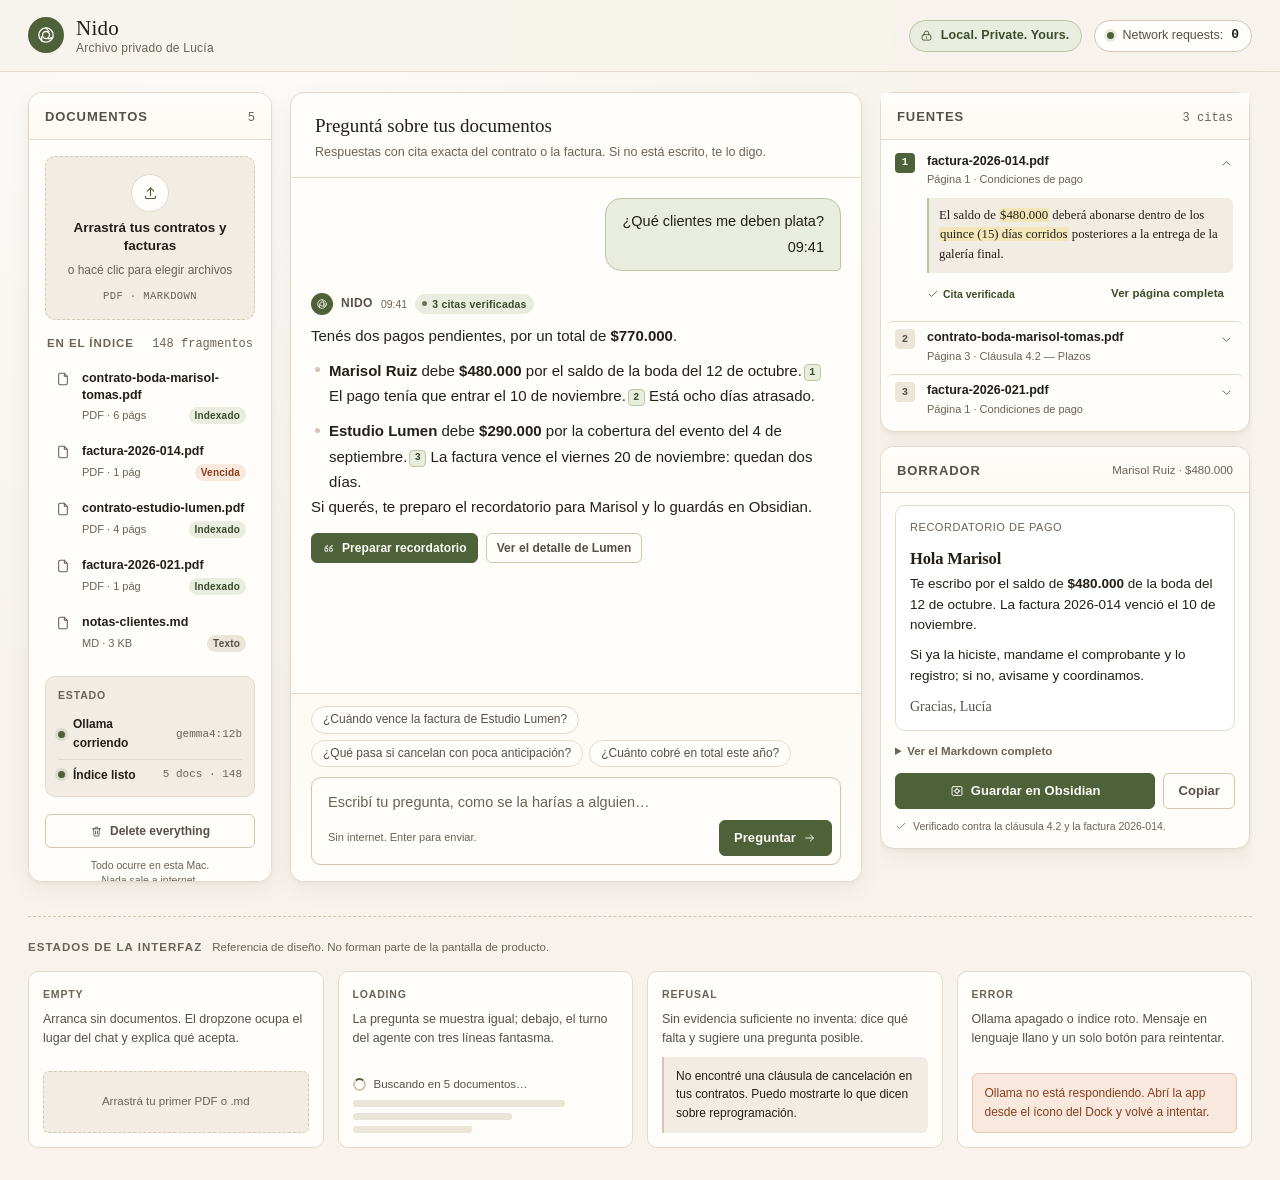
<file: ui/mockup.html>
<!DOCTYPE html>
<html lang="es">
<head>
<meta charset="utf-8">
<meta name="viewport" content="width=device-width, initial-scale=1">
<meta name="color-scheme" content="light">
<title>Nido — archivo privado de Lucía</title>
<meta name="description" content="Mockup de la pantalla única: contratos y facturas consultables con cita exacta, sin salir de la Mac.">
<link rel="stylesheet" href="styles.css">
</head>
<body>

<a class="skip-link" href="#chat-log">Saltar al chat</a>

<!-- Sprite de iconos (sin assets externos) -->
<svg width="0" height="0" style="position:absolute" aria-hidden="true" focusable="false" xmlns="http://www.w3.org/2000/svg">
  <symbol id="i-lock" viewBox="0 0 24 24">
    <rect x="4" y="10.5" width="16" height="10" rx="2.5"/>
    <path d="M8 10.5V7.8a4 4 0 0 1 8 0v2.7"/>
    <path d="M12 14.6v2.2"/>
  </symbol>
  <symbol id="i-doc" viewBox="0 0 24 24">
    <path d="M14 3.5H7.5A2 2 0 0 0 5.5 5.5v13a2 2 0 0 0 2 2h9a2 2 0 0 0 2-2V8z"/>
    <path d="M14 3.5V8h4"/>
  </symbol>
  <symbol id="i-quote" viewBox="0 0 24 24">
    <path d="M9.5 6.5C7 7.6 5.5 9.7 5.5 12.4V17h5v-5h-3c0-1.8.8-3 2.4-3.7z"/>
    <path d="M18 6.5c-2.5 1.1-4 3.2-4 5.9V17h5v-5h-3c0-1.8.8-3 2.4-3.7z"/>
  </symbol>
  <symbol id="i-check" viewBox="0 0 24 24">
    <path d="M4.5 12.6l4.6 4.4L19.5 6.8"/>
  </symbol>
  <symbol id="i-trash" viewBox="0 0 24 24">
    <path d="M4.5 7h15"/>
    <path d="M9.5 7V5.2c0-.7.5-1.2 1.2-1.2h2.6c.7 0 1.2.5 1.2 1.2V7"/>
    <path d="M6.5 7l.9 12.1c0 .8.7 1.4 1.5 1.4h6.2c.8 0 1.5-.6 1.5-1.4L17.5 7"/>
    <path d="M10.3 11v5.6M13.7 11v5.6"/>
  </symbol>
  <symbol id="i-chevron" viewBox="0 0 24 24">
    <path d="M6.5 9.5l5.5 5.5 5.5-5.5"/>
  </symbol>
  <symbol id="i-send" viewBox="0 0 24 24">
    <path d="M4.5 12h13"/>
    <path d="M12.5 6.5L18 12l-5.5 5.5"/>
  </symbol>
  <symbol id="i-vault" viewBox="0 0 24 24">
    <rect x="3.5" y="4.5" width="17" height="15" rx="2"/>
    <circle cx="12" cy="12" r="3.4"/>
    <path d="M12 8.6V7.2M12 16.8v-1.4M8.6 12H7.2M16.8 12h-1.4"/>
  </symbol>
  <symbol id="i-upload" viewBox="0 0 24 24">
    <path d="M12 16.5V5.5"/>
    <path d="M7.5 10L12 5.5 16.5 10"/>
    <path d="M5 17.5v1.2a1.8 1.8 0 0 0 1.8 1.8h10.4a1.8 1.8 0 0 0 1.8-1.8v-1.2"/>
  </symbol>
  <symbol id="i-alert" viewBox="0 0 24 24">
    <path d="M12 4.5l8.5 15h-17z"/>
    <path d="M12 9.5v4.6M12 16.9v.1"/>
  </symbol>
  <symbol id="i-lens" viewBox="0 0 24 24">
    <circle cx="12" cy="12" r="8.6"/>
    <circle cx="12" cy="12" r="4.2"/>
    <path d="M12 3.4l3.6 4.3M20.1 15.3l-5.4 1.2M6.9 19.5l-.1-5.6"/>
  </symbol>
</svg>

<header class="topbar">
  <div class="brand">
    <span class="brand-mark" aria-hidden="true">
      <svg class="ico" width="20" height="20"><use href="#i-lens"/></svg>
    </span>
    <span class="brand-text">
      <span class="brand-name">Nido</span>
      <span class="brand-sub">Archivo privado de Lucía</span>
    </span>
  </div>

  <div class="topbar-right">
    <span class="privacy-badge" title="Todo corre en esta Mac. Nada se envía a internet.">
      <svg class="ico" width="13" height="13" aria-hidden="true"><use href="#i-lock"/></svg>
      Local. Private. Yours.
    </span>
    <span class="net-counter" title="Salidas de red desde que abriste la app">
      <span class="net-dot" aria-hidden="true"></span>
      Network requests: <strong>0</strong>
    </span>
  </div>
</header>

<div class="shell">
  <main class="app">

    <!-- ============================= Sidebar ============================= -->
    <aside class="panel sidebar" aria-label="Documentos y estado del sistema">
      <div class="panel-head">
        <h2 class="panel-title">Documentos</h2>
        <span class="panel-count">5</span>
      </div>

      <div class="sidebar-inner">

        <form class="dropzone" id="ingest-form" hx-post="/ingest" hx-target="#doc-list" hx-swap="beforeend"
              hx-encoding="multipart/form-data" hx-indicator="#ingest-progress">
          <span class="dropzone-icon" aria-hidden="true">
            <svg class="ico" width="17" height="17"><use href="#i-upload"/></svg>
          </span>
          <label class="dropzone-title" for="file-input">Arrastrá tus contratos y facturas</label>
          <span class="dropzone-hint">o hacé clic para elegir archivos</span>
          <span class="dropzone-format">PDF · Markdown</span>
          <input class="sr-only" id="file-input" type="file" name="files" multiple
                 accept=".pdf,.md,.markdown,.txt"
                 hx-post="/ingest" hx-target="#doc-list" hx-swap="beforeend"
                 hx-encoding="multipart/form-data" hx-indicator="#ingest-progress">
          <div class="ingest-progress htmx-indicator" id="ingest-progress" role="status">
            <span class="spinner" aria-hidden="true"></span>
            Leyendo e indexando…
          </div>
        </form>

        <section aria-labelledby="doclist-title">
          <div class="doc-group-head">
            <h3 class="doc-group-title" id="doclist-title">En el índice</h3>
            <span class="panel-count">148 fragmentos</span>
          </div>

          <ul class="doc-list" id="doc-list">
            <li class="doc">
              <span class="doc-icon" aria-hidden="true"><svg class="ico" width="16" height="16"><use href="#i-doc"/></svg></span>
              <span class="doc-body">
                <span class="doc-name">contrato-boda-marisol-tomas.pdf</span>
                <span class="doc-meta-row">
                  <span class="doc-meta">PDF · 6 págs</span>
                  <span class="chip chip-ok">Indexado</span>
                </span>
              </span>
            </li>
            <li class="doc">
              <span class="doc-icon" aria-hidden="true"><svg class="ico" width="16" height="16"><use href="#i-doc"/></svg></span>
              <span class="doc-body">
                <span class="doc-name">factura-2026-014.pdf</span>
                <span class="doc-meta-row">
                  <span class="doc-meta">PDF · 1 pág</span>
                  <span class="chip chip-warn">Vencida</span>
                </span>
              </span>
            </li>
            <li class="doc">
              <span class="doc-icon" aria-hidden="true"><svg class="ico" width="16" height="16"><use href="#i-doc"/></svg></span>
              <span class="doc-body">
                <span class="doc-name">contrato-estudio-lumen.pdf</span>
                <span class="doc-meta-row">
                  <span class="doc-meta">PDF · 4 págs</span>
                  <span class="chip chip-ok">Indexado</span>
                </span>
              </span>
            </li>
            <li class="doc">
              <span class="doc-icon" aria-hidden="true"><svg class="ico" width="16" height="16"><use href="#i-doc"/></svg></span>
              <span class="doc-body">
                <span class="doc-name">factura-2026-021.pdf</span>
                <span class="doc-meta-row">
                  <span class="doc-meta">PDF · 1 pág</span>
                  <span class="chip chip-ok">Indexado</span>
                </span>
              </span>
            </li>
            <li class="doc">
              <span class="doc-icon" aria-hidden="true"><svg class="ico" width="16" height="16"><use href="#i-doc"/></svg></span>
              <span class="doc-body">
                <span class="doc-name">notas-clientes.md</span>
                <span class="doc-meta-row">
                  <span class="doc-meta">MD · 3 KB</span>
                  <span class="chip chip-neutral">Texto</span>
                </span>
              </span>
            </li>
          </ul>
        </section>

        <div class="health" id="health" hx-get="/health" hx-trigger="every 30s" hx-swap="outerHTML">
          <p class="health-title">Estado</p>
          <div class="health-row">
            <span class="dot dot-ok" aria-hidden="true"></span>
            <span class="health-label">Ollama corriendo</span>
            <span class="health-detail">gemma4:12b</span>
          </div>
          <div class="health-row">
            <span class="dot dot-ok" aria-hidden="true"></span>
            <span class="health-label">Índice listo</span>
            <span class="health-detail">5 docs · 148</span>
          </div>
        </div>

        <div class="sidebar-foot">
          <button class="btn-delete" type="button" commandfor="delete-dialog" command="show-modal">
            <svg class="ico" width="13" height="13" aria-hidden="true"><use href="#i-trash"/></svg>
            Delete everything
          </button>
          <p class="microcopy">Todo ocurre en esta Mac.<br>Nada sale a internet.</p>
        </div>

      </div>
    </aside>

    <!-- ============================== Chat =============================== -->
    <section class="panel chat" aria-labelledby="chat-title">
      <div class="chat-head">
        <h2 id="chat-title">Preguntá sobre tus documentos</h2>
        <p>Respuestas con cita exacta del contrato o la factura. Si no está escrito, te lo digo.</p>
      </div>

      <div class="chat-log" id="chat-log" role="log" aria-live="polite" aria-relevant="additions text" tabindex="-1">

        <article class="msg msg-user">
          <p>¿Qué clientes me deben plata?</p>
          <p class="msg-time">09:41</p>
        </article>

        <article class="msg msg-bot">
          <div class="msg-head">
            <span class="avatar" aria-hidden="true">
              <svg class="ico" width="12" height="12"><use href="#i-lens"/></svg>
            </span>
            <span class="msg-author">Nido</span>
            <span class="msg-time">09:41</span>
            <span class="chip chip-ok chip-dot">3 citas verificadas</span>
          </div>

          <div class="msg-body">
            <p>Tenés dos pagos pendientes, por un total de <strong>$770.000</strong>.</p>

            <ul class="answer-list">
              <li>
                <strong>Marisol Ruiz</strong> debe <strong>$480.000</strong> por el saldo de la boda del
                12 de octubre.<a class="cite" href="#src-1" hx-get="/sources/128" hx-target="#src-detail-1"
                hx-swap="innerHTML" aria-label="Ver fuente 1: factura 2026-014">1</a>
                El pago tenía que entrar el 10 de noviembre.<a class="cite" href="#src-2" hx-get="/sources/94"
                hx-target="#src-detail-2" hx-swap="innerHTML" aria-label="Ver fuente 2: cláusula 4.2 del contrato">2</a>
                Está ocho días atrasado.
              </li>
              <li>
                <strong>Estudio Lumen</strong> debe <strong>$290.000</strong> por la cobertura del evento
                del 4 de septiembre.<a class="cite" href="#src-3" hx-get="/sources/141" hx-target="#src-detail-3"
                hx-swap="innerHTML" aria-label="Ver fuente 3: factura 2026-021">3</a>
                La factura vence el viernes 20 de noviembre: quedan dos días.
              </li>
            </ul>

            <p>Si querés, te preparo el recordatorio para Marisol y lo guardás en Obsidian.</p>
          </div>

          <div class="msg-actions">
            <button class="btn btn-primary btn-sm" type="button"
                    hx-post="/draft" hx-vals='{"client":"marisol-ruiz","mode":"preview"}'
                    hx-target="#draft-panel" hx-swap="innerHTML" hx-indicator="#draft-indicator">
              <svg class="ico" width="13" height="13" aria-hidden="true"><use href="#i-quote"/></svg>
              Preparar recordatorio
            </button>
            <button class="btn btn-ghost btn-sm" type="button"
                    hx-post="/ask" hx-vals='{"q":"¿Cuánto me debe Estudio Lumen y cuándo vence?"}'
                    hx-target="#chat-log" hx-swap="beforeend">
              Ver el detalle de Lumen
            </button>
          </div>
        </article>

      </div>

      <div class="composer-area">
        <div class="suggestions" aria-label="Preguntas de ejemplo">
          <button class="suggestion" type="button"
                  hx-post="/ask" hx-vals='{"q":"¿Cuándo vence la factura de Estudio Lumen?"}'
                  hx-target="#chat-log" hx-swap="beforeend">
            ¿Cuándo vence la factura de Estudio Lumen?
          </button>
          <button class="suggestion" type="button"
                  hx-post="/ask" hx-vals='{"q":"¿Qué dice el contrato si el cliente cancela con poca anticipación?"}'
                  hx-target="#chat-log" hx-swap="beforeend">
            ¿Qué pasa si cancelan con poca anticipación?
          </button>
          <button class="suggestion" type="button"
                  hx-post="/ask" hx-vals='{"q":"¿Cuánto cobré en total este año?"}'
                  hx-target="#chat-log" hx-swap="beforeend">
            ¿Cuánto cobré en total este año?
          </button>
        </div>

        <form class="composer" hx-post="/ask" hx-target="#chat-log" hx-swap="beforeend"
              hx-indicator="#ask-indicator">
          <label class="sr-only" for="q">Tu pregunta</label>
          <textarea id="q" name="q" rows="1"
                    placeholder="Escribí tu pregunta, como se la harías a alguien…"></textarea>
          <div class="composer-foot">
            <span class="composer-hint">Sin internet. Enter para enviar.</span>
            <span class="spinner htmx-indicator" id="ask-indicator" aria-hidden="true"></span>
            <button class="btn btn-primary" type="submit">
              Preguntar
              <svg class="ico" width="14" height="14" aria-hidden="true"><use href="#i-send"/></svg>
            </button>
          </div>
        </form>
      </div>
    </section>

    <!-- ========================= Rail: fuentes + borrador ========================= -->
    <div class="rail">

      <section class="panel sources" aria-labelledby="sources-title">
        <div class="panel-head">
          <h2 class="panel-title" id="sources-title">Fuentes</h2>
          <span class="panel-count">3 citas</span>
        </div>

        <div class="sources-body" id="sources-list">

          <div class="source" id="src-1">
            <details class="source-details" open>
              <summary>
                <span class="src-num">1</span>
                <span>
                  <span class="src-doc">factura-2026-014.pdf</span>
                  <span class="src-meta">Página 1 · Condiciones de pago</span>
                </span>
                <svg class="ico chevron" width="15" height="15" aria-hidden="true"><use href="#i-chevron"/></svg>
              </summary>
              <div class="src-body">
                <blockquote class="quote">
                  El saldo de <mark>$480.000</mark> deberá abonarse dentro de los
                  <mark>quince (15) días corridos</mark> posteriores a la entrega de la galería final.
                </blockquote>
                <div class="src-foot">
                  <span class="verified">
                    <svg class="ico" width="12" height="12" aria-hidden="true"><use href="#i-check"/></svg>
                    Cita verificada
                  </span>
                  <button class="btn btn-quiet" type="button"
                          hx-get="/sources/128" hx-target="#src-detail-1" hx-swap="innerHTML">
                    Ver página completa
                  </button>
                </div>
                <div class="src-detail" id="src-detail-1"></div>
              </div>
            </details>
          </div>

          <div class="source" id="src-2">
            <details class="source-details">
              <summary>
                <span class="src-num">2</span>
                <span>
                  <span class="src-doc">contrato-boda-marisol-tomas.pdf</span>
                  <span class="src-meta">Página 3 · Cláusula 4.2 — Plazos</span>
                </span>
                <svg class="ico chevron" width="15" height="15" aria-hidden="true"><use href="#i-chevron"/></svg>
              </summary>
              <div class="src-body">
                <blockquote class="quote">
                  Entregada la galería, el cliente abonará el saldo pendiente en un plazo máximo de
                  <mark>quince (15) días corridos</mark>, contados desde la fecha de entrega.
                </blockquote>
                <div class="src-foot">
                  <span class="verified">
                    <svg class="ico" width="12" height="12" aria-hidden="true"><use href="#i-check"/></svg>
                    Cita verificada
                  </span>
                  <button class="btn btn-quiet" type="button"
                          hx-get="/sources/94" hx-target="#src-detail-2" hx-swap="innerHTML">
                    Ver página completa
                  </button>
                </div>
                <div class="src-detail" id="src-detail-2"></div>
              </div>
            </details>
          </div>

          <div class="source" id="src-3">
            <details class="source-details">
              <summary>
                <span class="src-num">3</span>
                <span>
                  <span class="src-doc">factura-2026-021.pdf</span>
                  <span class="src-meta">Página 1 · Condiciones de pago</span>
                </span>
                <svg class="ico chevron" width="15" height="15" aria-hidden="true"><use href="#i-chevron"/></svg>
              </summary>
              <div class="src-body">
                <blockquote class="quote">
                  El pago se realizará dentro de los <mark>diez (10) días hábiles</mark> posteriores a la
                  emisión de la factura.
                </blockquote>
                <div class="src-foot">
                  <span class="verified">
                    <svg class="ico" width="12" height="12" aria-hidden="true"><use href="#i-check"/></svg>
                    Cita verificada
                  </span>
                  <button class="btn btn-quiet" type="button"
                          hx-get="/sources/141" hx-target="#src-detail-3" hx-swap="innerHTML">
                    Ver página completa
                  </button>
                </div>
                <div class="src-detail" id="src-detail-3"></div>
              </div>
            </details>
          </div>

        </div>
      </section>

      <section class="panel draft" aria-labelledby="draft-title">
        <div class="panel-head draft-head">
          <h2 class="panel-title" id="draft-title">Borrador</h2>
          <span class="draft-sub">Marisol Ruiz · $480.000</span>
        </div>

        <div class="draft-body" id="draft-panel">
          <article class="md-preview">
            <p class="md-kicker">Recordatorio de pago</p>
            <h3>Hola Marisol</h3>
            <p>
              Te escribo por el saldo de <strong>$480.000</strong> de la boda del 12 de octubre.
              La factura 2026-014 venció el 10 de noviembre.
            </p>
            <p>
              Si ya la hiciste, mandame el comprobante y lo registro;
              si no, avisame y coordinamos.
            </p>
            <p class="md-sign">Gracias, Lucía</p>
          </article>

          <details class="raw">
            <summary>Ver el Markdown completo</summary>
            <pre>---
tipo: recordatorio-pago
cliente: Marisol Ruiz
factura: 2026-014
monto: 480000
moneda: ARS
vencimiento: 2026-11-10
estado: vencida
fuente: factura-2026-014.pdf#p1
creado: 2026-11-18
---

# Recordatorio de pago — Marisol Ruiz

Hola Marisol,

Te escribo por el saldo de **$480.000** de la boda del 12 de octubre.
La factura 2026-014 venció el 10 de noviembre.

Si ya la hiciste, mandame el comprobante y lo registro; si no,
avisame y coordinamos.

Gracias,
Lucía</pre>
          </details>

          <div class="draft-actions">
            <button class="btn btn-primary" type="button"
                    hx-post="/draft" hx-vals='{"client":"marisol-ruiz","mode":"save"}'
                    hx-target="#draft-panel" hx-swap="innerHTML" hx-indicator="#draft-indicator">
              <svg class="ico" width="14" height="14" aria-hidden="true"><use href="#i-vault"/></svg>
              Guardar en Obsidian
            </button>
            <button class="btn btn-ghost" type="button">Copiar</button>
            <span class="spinner htmx-indicator" id="draft-indicator" aria-hidden="true"></span>
          </div>

          <p class="draft-origin">
            <svg class="ico" width="12" height="12" aria-hidden="true"><use href="#i-check"/></svg>
            <span>Verificado contra la cláusula 4.2 y la factura 2026-014.</span>
          </p>
        </div>
      </section>

    </div>
  </main>

  <!-- ===================== Anexo: estados de referencia ===================== -->
  <section class="states" aria-labelledby="states-title">
    <div class="states-head">
      <h2 id="states-title">Estados de la interfaz</h2>
      <p>Referencia de diseño. No forman parte de la pantalla de producto.</p>
    </div>

    <div class="state-grid">
      <div class="state-card">
        <span class="state-name">Empty</span>
        <p class="state-body">Arranca sin documentos. El dropzone ocupa el lugar del chat y explica qué acepta.</p>
        <div class="state-demo">
          <div class="mini-drop">Arrastrá tu primer PDF o .md</div>
        </div>
      </div>

      <div class="state-card">
        <span class="state-name">Loading</span>
        <p class="state-body">La pregunta se muestra igual; debajo, el turno del agente con tres líneas fantasma.</p>
        <div class="state-demo mini-lines">
          <span class="mini-loading">
            <span class="spinner" aria-hidden="true"></span>
            Buscando en 5 documentos…
          </span>
          <span class="mini-line w80"></span>
          <span class="mini-line w60"></span>
          <span class="mini-line w45"></span>
        </div>
      </div>

      <div class="state-card">
        <span class="state-name">Refusal</span>
        <p class="state-body">Sin evidencia suficiente no inventa: dice qué falta y sugiere una pregunta posible.</p>
        <div class="state-demo">
          <p class="mini-refusal">
            No encontré una cláusula de cancelación en tus contratos. Puedo mostrarte lo que dicen
            sobre reprogramación.
          </p>
        </div>
      </div>

      <div class="state-card">
        <span class="state-name">Error</span>
        <p class="state-body">Ollama apagado o índice roto. Mensaje en lenguaje llano y un solo botón para reintentar.</p>
        <div class="state-demo">
          <p class="mini-error">
            Ollama no está respondiendo. Abrí la app desde el ícono del Dock y volvé a intentar.
          </p>
        </div>
      </div>
    </div>
  </section>
</div>

<!-- ========================= Diálogo de borrado ========================= -->
<dialog class="dialog" id="delete-dialog" aria-labelledby="delete-title" aria-describedby="delete-desc">
  <div class="dialog-inner">
    <h2 id="delete-title">
      <span class="dialog-icon" aria-hidden="true">
        <svg class="ico" width="15" height="15"><use href="#i-alert"/></svg>
      </span>
      ¿Borrar todo?
    </h2>
    <p id="delete-desc">
      Se elimina de esta Mac todo lo que la app guardó. No se puede deshacer y no queda copia en
      ningún servidor, porque nunca hubo una.
    </p>
    <ul>
      <li>El índice de documentos y los fragmentos</li>
      <li>Los embeddings y el historial de consultas</li>
      <li>Los borradores de <code>output/</code></li>
    </ul>
    <p>Tus archivos originales en el disco no se tocan.</p>
    <div class="dialog-actions">
      <button class="btn btn-ghost" type="button" commandfor="delete-dialog" command="close">
        Cancelar
      </button>
      <button class="btn btn-danger" type="button"
              hx-post="/delete" hx-vals='{"confirm":"borrar-todo"}'>
        Sí, borrar todo
      </button>
    </div>
  </div>
</dialog>

</body>
</html>
</file>
<file: ui/styles.css>
/* ==========================================================================
   Nido — UI de una sola pantalla para el agente local de Lucía
   Paleta: neutros cálidos + verde oliva. Sin dependencias externas.
   ========================================================================== */

:root {
  /* Superficies */
  --paper: #f7f3ec;
  --surface: #fffdfa;
  --surface-2: #f2ede4;
  --surface-3: #ebe4d8;

  /* Tinta */
  --ink: #241f1a;
  --ink-2: #57504a;
  --ink-3: #6b6258;

  /* Líneas */
  --line: #e3dacd;
  --line-strong: #d2c6b4;

  /* Acento principal: verde oliva */
  --olive: #4e6138;
  --olive-dark: #3d4c2c;
  --olive-soft: #e8eddf;
  --olive-ring: #b9c8a4;

  /* Acento secundario: terracota (alertas, vencimientos) */
  --terra: #a4512c;
  --terra-dark: #8a3f20;
  --terra-soft: #f8e8dd;

  /* Ámbar (atención suave) */
  --amber: #8a6417;
  --amber-soft: #f7eed6;

  /* Tipografía */
  --sans: -apple-system, BlinkMacSystemFont, "SF Pro Text", "Segoe UI",
    "Helvetica Neue", Arial, sans-serif;
  --serif: "Iowan Old Style", "Palatino Linotype", Palatino, "Book Antiqua",
    Georgia, serif;
  --mono: ui-monospace, "SF Mono", SFMono-Regular, Menlo, Consolas, monospace;

  /* Forma */
  --r-sm: 6px;
  --r-md: 10px;
  --r-lg: 14px;
  --shadow-sm: 0 1px 2px rgba(36, 31, 26, 0.05);
  --shadow-md: 0 2px 4px rgba(36, 31, 26, 0.04), 0 8px 24px rgba(36, 31, 26, 0.05);
}

/* --------------------------------------------------------------------------
   Base
   -------------------------------------------------------------------------- */

*,
*::before,
*::after {
  box-sizing: border-box;
}

html {
  -webkit-text-size-adjust: 100%;
}

body {
  margin: 0;
  background-color: var(--paper);
  background-image: radial-gradient(
    circle at 18% 0%,
    rgba(255, 255, 255, 0.75),
    transparent 45%
  );
  color: var(--ink);
  font-family: var(--sans);
  font-size: 15px;
  line-height: 1.55;
  -webkit-font-smoothing: antialiased;
  text-rendering: optimizeLegibility;
}

h1,
h2,
h3,
h4 {
  margin: 0;
  font-weight: 600;
  letter-spacing: -0.01em;
}

p {
  margin: 0;
}

ul,
ol {
  margin: 0;
  padding: 0;
  list-style: none;
}

button {
  font: inherit;
  color: inherit;
  cursor: pointer;
}

a {
  color: var(--olive-dark);
  text-decoration-thickness: 1px;
  text-underline-offset: 2px;
}

::selection {
  background: var(--olive-soft);
  color: var(--ink);
}

/* Iconos inline (sprite en el documento, sin assets externos) */
.ico {
  fill: none;
  stroke: currentColor;
  stroke-width: 1.6;
  stroke-linecap: round;
  stroke-linejoin: round;
  flex: none;
  display: block;
}

/* Foco visible y consistente */
:where(a, button, input, textarea, summary, label[tabindex], [tabindex]):focus-visible {
  outline: 2px solid var(--ink);
  outline-offset: 2px;
  border-radius: var(--r-sm);
}

.btn-primary:focus-visible,
.btn-danger:focus-visible,
.cite:focus-visible {
  outline: 2px solid #ffffff;
  outline-offset: 1px;
  box-shadow: 0 0 0 4px var(--olive-dark);
}

.sr-only {
  position: absolute;
  width: 1px;
  height: 1px;
  padding: 0;
  margin: -1px;
  overflow: hidden;
  clip: rect(0 0 0 0);
  clip-path: inset(50%);
  white-space: nowrap;
  border: 0;
}

.skip-link {
  position: absolute;
  left: 16px;
  top: -48px;
  z-index: 100;
  padding: 10px 16px;
  background: var(--ink);
  color: #fff;
  border-radius: var(--r-md);
  text-decoration: none;
  transition: top 0.15s ease;
}

.skip-link:focus {
  top: 12px;
}

/* --------------------------------------------------------------------------
   Header
   -------------------------------------------------------------------------- */

.topbar {
  position: sticky;
  top: 0;
  z-index: 50;
  display: flex;
  align-items: center;
  gap: 24px;
  height: 72px;
  padding: 0 28px;
  background: rgba(247, 243, 236, 0.92);
  backdrop-filter: saturate(120%) blur(8px);
  border-bottom: 1px solid var(--line);
}

.brand {
  display: flex;
  align-items: center;
  gap: 12px;
  min-width: 0;
}

.brand-mark {
  display: grid;
  place-items: center;
  width: 36px;
  height: 36px;
  border-radius: 50%;
  background: var(--olive);
  color: #fdfcf8;
  flex: none;
}

.brand-text {
  display: flex;
  flex-direction: column;
  line-height: 1.2;
  min-width: 0;
}

.brand-name {
  font-family: var(--serif);
  font-size: 21px;
  letter-spacing: 0.01em;
}

.brand-sub {
  font-size: 12px;
  color: var(--ink-3);
  letter-spacing: 0.02em;
  white-space: nowrap;
}

.topbar-right {
  margin-left: auto;
  display: flex;
  align-items: center;
  gap: 12px;
}

.privacy-badge {
  display: inline-flex;
  align-items: center;
  gap: 8px;
  height: 32px;
  padding: 0 12px 0 10px;
  border: 1px solid var(--olive-ring);
  border-radius: 999px;
  background: var(--olive-soft);
  color: var(--olive-dark);
  font-size: 12.5px;
  font-weight: 600;
  letter-spacing: 0.01em;
  white-space: nowrap;
}

.privacy-badge svg {
  flex: none;
}

.privacy-badge.is-cloud {
  border-color: var(--terra);
  background: var(--terra-soft);
  color: var(--terra-dark);
}

.net-counter {
  display: inline-flex;
  align-items: center;
  gap: 8px;
  height: 32px;
  padding: 0 12px;
  border: 1px solid var(--line-strong);
  border-radius: 999px;
  background: var(--surface);
  color: var(--ink-2);
  font-size: 12.5px;
  white-space: nowrap;
}

.net-counter strong {
  font-family: var(--mono);
  font-size: 13px;
  font-weight: 600;
  color: var(--ink);
  font-variant-numeric: tabular-nums;
}

.net-dot {
  width: 7px;
  height: 7px;
  border-radius: 50%;
  background: var(--olive);
  box-shadow: 0 0 0 3px var(--olive-soft);
}

/* --------------------------------------------------------------------------
   Layout
   -------------------------------------------------------------------------- */

.shell {
  max-width: 1560px;
  margin: 0 auto;
  padding: 20px 28px 32px;
}

.app {
  display: grid;
  grid-template-columns: 268px minmax(0, 1fr) 408px;
  gap: 18px;
  align-items: stretch;
  height: calc(100vh - 110px);
  min-height: 660px;
}

.panel {
  display: flex;
  flex-direction: column;
  min-height: 0;
  background: var(--surface);
  border: 1px solid var(--line);
  border-radius: var(--r-lg);
  box-shadow: var(--shadow-md);
  overflow: hidden;
}

.panel-head {
  display: flex;
  align-items: baseline;
  justify-content: space-between;
  gap: 12px;
  padding: 14px 16px 11px;
  border-bottom: 1px solid var(--line);
  background: linear-gradient(180deg, #fffdfa 0%, #fdfaf4 100%);
}

.panel-title {
  font-size: 13px;
  font-weight: 700;
  letter-spacing: 0.07em;
  text-transform: uppercase;
  color: var(--ink-2);
}

.panel-count {
  font-family: var(--mono);
  font-size: 12px;
  color: var(--ink-3);
  font-variant-numeric: tabular-nums;
}

/* --------------------------------------------------------------------------
   Sidebar: documentos
   -------------------------------------------------------------------------- */

.sidebar {
  overflow-y: auto;
  scrollbar-width: thin;
}

.sidebar-inner {
  display: flex;
  flex-direction: column;
  gap: 15px;
  padding: 16px;
}

.dropzone {
  position: relative;
  display: flex;
  flex-direction: column;
  align-items: center;
  gap: 7px;
  padding: 17px 12px 15px;
  border: 1.5px dashed var(--line-strong);
  border-radius: var(--r-md);
  background: var(--surface-2);
  text-align: center;
  transition: border-color 0.15s ease, background-color 0.15s ease;
}

.dropzone:hover {
  border-color: var(--olive);
  background: var(--olive-soft);
}

.dropzone:focus-within {
  border-color: var(--olive);
  box-shadow: 0 0 0 3px var(--olive-soft);
}

.dropzone-icon {
  display: grid;
  place-items: center;
  width: 38px;
  height: 38px;
  border-radius: 50%;
  background: var(--surface);
  border: 1px solid var(--line);
  color: var(--olive);
}

.dropzone-title {
  font-size: 13.5px;
  font-weight: 600;
  color: var(--ink);
  line-height: 1.35;
}

.dropzone-hint {
  font-size: 12px;
  color: var(--ink-3);
  line-height: 1.4;
}

.dropzone-format {
  margin-top: 2px;
  font-family: var(--mono);
  font-size: 10.5px;
  letter-spacing: 0.04em;
  color: var(--ink-3);
  text-transform: uppercase;
}

/* Estado de carga de ingesta (HTMX) */
.htmx-indicator {
  display: none;
}

.htmx-request .htmx-indicator,
.htmx-request.htmx-indicator {
  display: flex;
}

.ingest-progress {
  align-items: center;
  gap: 8px;
  margin-top: 4px;
  padding: 8px 10px;
  border-radius: var(--r-sm);
  background: var(--olive-soft);
  color: var(--olive-dark);
  font-size: 12px;
}

/* Lista de documentos */
.doc-group-head {
  display: flex;
  align-items: center;
  justify-content: space-between;
  padding: 0 2px 8px;
}

.doc-group-title {
  font-size: 11.5px;
  font-weight: 700;
  letter-spacing: 0.08em;
  text-transform: uppercase;
  color: var(--ink-3);
  white-space: nowrap;
}

.doc-list {
  display: flex;
  flex-direction: column;
  gap: 2px;
}

.doc {
  display: grid;
  grid-template-columns: 18px minmax(0, 1fr);
  align-items: start;
  gap: 10px;
  padding: 7px 8px 8px;
  border-radius: var(--r-sm);
  border: 1px solid transparent;
}

.doc:hover {
  background: var(--surface-2);
  border-color: var(--line);
}

.doc-icon {
  color: var(--ink-3);
  display: grid;
  place-items: center;
  margin-top: 1px;
}

.doc-body {
  min-width: 0;
}

.doc-name {
  display: block;
  font-size: 12.5px;
  font-weight: 550;
  color: var(--ink);
  line-height: 1.35;
  overflow-wrap: anywhere;
}

.doc-meta {
  font-size: 11px;
  color: var(--ink-3);
  white-space: nowrap;
  overflow: hidden;
  text-overflow: ellipsis;
}

.doc-meta-row {
  display: flex;
  align-items: center;
  gap: 6px;
  margin-top: 4px;
}

.doc-meta-row .chip {
  margin-left: auto;
  height: 17px;
  padding: 0 6px;
  font-size: 10px;
}

/* Chips */
.chip {
  display: inline-flex;
  align-items: center;
  gap: 5px;
  height: 20px;
  padding: 0 7px;
  border-radius: 999px;
  font-size: 10.5px;
  font-weight: 600;
  letter-spacing: 0.02em;
  white-space: nowrap;
}

.chip-ok {
  background: var(--olive-soft);
  color: var(--olive-dark);
}

.chip-warn {
  background: var(--terra-soft);
  color: var(--terra-dark);
}

.chip-neutral {
  background: var(--surface-3);
  color: var(--ink-2);
}

.chip-cloud {
  background: var(--terra-soft);
  color: var(--terra-dark);
}

.chip-dot::before {
  content: "";
  width: 5px;
  height: 5px;
  border-radius: 50%;
  background: currentColor;
  opacity: 0.75;
}

/* Salud del sistema */
.health {
  margin-top: auto;
  padding: 10px 12px 8px;
  border: 1px solid var(--line);
  border-radius: var(--r-md);
  background: var(--surface-2);
}

.health-title {
  font-size: 10.5px;
  font-weight: 700;
  letter-spacing: 0.08em;
  text-transform: uppercase;
  color: var(--ink-3);
  margin-bottom: 8px;
}

.health-row {
  display: flex;
  align-items: center;
  gap: 8px;
  padding: 4px 0;
  font-size: 12px;
  color: var(--ink-2);
}

.health-row + .health-row {
  border-top: 1px solid var(--line);
  margin-top: 2px;
  padding-top: 6px;
}

.health-label {
  font-weight: 550;
  color: var(--ink);
}

.health-detail {
  margin-left: auto;
  font-size: 11px;
  color: var(--ink-3);
  font-family: var(--mono);
  white-space: nowrap;
}

.dot {
  width: 7px;
  height: 7px;
  border-radius: 50%;
  flex: none;
}

.dot-ok {
  background: #4e6138;
  box-shadow: 0 0 0 3px rgba(78, 97, 56, 0.14);
}

.dot-warn {
  background: var(--amber);
  box-shadow: 0 0 0 3px rgba(138, 100, 23, 0.14);
}

.dot-bad {
  background: var(--terra);
  box-shadow: 0 0 0 3px rgba(164, 81, 44, 0.14);
}

.sidebar-foot {
  display: flex;
  flex-direction: column;
  gap: 10px;
  padding-top: 2px;
}

.btn-delete {
  display: flex;
  align-items: center;
  justify-content: center;
  gap: 7px;
  width: 100%;
  min-height: 34px;
  padding: 0 12px;
  border: 1px solid var(--line-strong);
  border-radius: var(--r-sm);
  background: transparent;
  color: var(--ink-2);
  font-size: 12px;
  font-weight: 550;
}

.btn-delete:hover {
  border-color: var(--terra);
  color: var(--terra-dark);
  background: var(--terra-soft);
}

.microcopy {
  font-size: 10.5px;
  line-height: 1.45;
  color: var(--ink-3);
  text-align: center;
}

/* --------------------------------------------------------------------------
   Chat
   -------------------------------------------------------------------------- */

.chat {
  position: relative;
}

.chat-head {
  padding: 18px 24px 14px;
  border-bottom: 1px solid var(--line);
}

.chat-head h2 {
  font-family: var(--serif);
  font-size: 19px;
  font-weight: 500;
  color: var(--ink);
  letter-spacing: 0;
}

.chat-head p {
  margin-top: 3px;
  font-size: 12.5px;
  color: var(--ink-3);
}

.chat-log {
  flex: 1;
  min-height: 0;
  overflow-y: auto;
  padding: 22px 24px 8px;
  display: flex;
  flex-direction: column;
  gap: 22px;
  scrollbar-width: thin;
}

/* La conversación arranca arriba; el aire queda sobre el composer */
.chat-log > :first-child {
  margin-top: 0;
}

.msg {
  max-width: 100%;
}

.msg-user {
  align-self: flex-end;
  max-width: 78%;
  padding: 11px 16px;
  border-radius: 16px 16px 4px 16px;
  background: var(--olive-soft);
  border: 1px solid var(--olive-ring);
}

.msg-user p {
  font-size: 14.5px;
  color: var(--ink);
}

.msg-user .msg-time {
  margin-top: 4px;
  text-align: right;
}

.msg-time {
  font-size: 10.5px;
  color: var(--ink-3);
  font-variant-numeric: tabular-nums;
}

.msg-bot {
  max-width: 100%;
}

.msg-head {
  display: flex;
  align-items: center;
  gap: 8px;
  margin-bottom: 8px;
}

.avatar {
  display: grid;
  place-items: center;
  width: 22px;
  height: 22px;
  border-radius: 50%;
  background: var(--olive);
  color: #fdfcf8;
  flex: none;
}

.msg-author {
  font-size: 12px;
  font-weight: 700;
  letter-spacing: 0.04em;
  text-transform: uppercase;
  color: var(--ink-2);
}

.msg-body {
  font-size: 15px;
  line-height: 1.68;
  color: var(--ink);
  max-width: 62ch;
}

.msg-body p + p {
  margin-top: 10px;
}

.msg-body strong {
  font-weight: 650;
}

.answer-list {
  margin: 10px 0 0;
  display: flex;
  flex-direction: column;
  gap: 10px;
}

.answer-list li {
  position: relative;
  padding-left: 18px;
}

.answer-list li::before {
  content: "";
  position: absolute;
  left: 4px;
  top: 0.62em;
  width: 5px;
  height: 5px;
  border-radius: 50%;
  background: var(--line-strong);
}

/* Citas en línea */
.cite {
  display: inline-grid;
  place-items: center;
  min-width: 17px;
  height: 17px;
  padding: 0 4px;
  margin-left: 2px;
  vertical-align: 0.12em;
  border: 1px solid var(--olive-ring);
  border-radius: 4px;
  background: var(--olive-soft);
  color: var(--olive-dark);
  font-family: var(--mono);
  font-size: 10px;
  font-weight: 600;
  line-height: 1;
  text-decoration: none;
}

.cite:hover {
  background: var(--olive);
  border-color: var(--olive);
  color: #fff;
}

.msg-actions {
  display: flex;
  flex-wrap: wrap;
  gap: 8px;
  margin-top: 14px;
}

/* Botones */
.btn {
  display: inline-flex;
  align-items: center;
  justify-content: center;
  gap: 7px;
  min-height: 36px;
  padding: 0 14px;
  border-radius: var(--r-sm);
  border: 1px solid transparent;
  font-size: 13px;
  font-weight: 600;
  letter-spacing: 0.005em;
  transition: background-color 0.14s ease, border-color 0.14s ease,
    color 0.14s ease;
}

.btn-primary {
  background: var(--olive);
  border-color: var(--olive);
  color: #fdfcf8;
}

.btn-primary:hover {
  background: var(--olive-dark);
  border-color: var(--olive-dark);
}

.btn-ghost {
  background: var(--surface);
  border-color: var(--line-strong);
  color: var(--ink-2);
}

.btn-ghost:hover {
  border-color: var(--ink-3);
  background: var(--surface-2);
  color: var(--ink);
}

.btn-quiet {
  background: transparent;
  border-color: transparent;
  color: var(--olive-dark);
  padding: 0 8px;
  min-height: 30px;
}

.btn-quiet:hover {
  background: var(--olive-soft);
}

.btn-danger {
  background: var(--terra);
  border-color: var(--terra);
  color: #fff;
}

.btn-danger:hover {
  background: var(--terra-dark);
  border-color: var(--terra-dark);
}

.btn-sm {
  min-height: 30px;
  padding: 0 10px;
  font-size: 12px;
}

/* Composer */
.composer-area {
  border-top: 1px solid var(--line);
  background: linear-gradient(180deg, #fdfaf4 0%, #fffdfa 100%);
  padding: 12px 20px 16px;
}

.suggestions {
  display: flex;
  flex-wrap: wrap;
  gap: 6px;
  margin-bottom: 10px;
}

.suggestion {
  padding: 5px 11px;
  border: 1px solid var(--line);
  border-radius: 999px;
  background: var(--surface);
  color: var(--ink-2);
  font-size: 12px;
  line-height: 1.3;
  text-align: left;
}

.suggestion:hover {
  border-color: var(--olive-ring);
  background: var(--olive-soft);
  color: var(--olive-dark);
}

.composer {
  border: 1px solid var(--line-strong);
  border-radius: var(--r-md);
  background: var(--surface);
  box-shadow: var(--shadow-sm);
  padding: 6px 6px 6px 12px;
}

.composer:focus-within {
  border-color: var(--olive);
  box-shadow: 0 0 0 3px var(--olive-soft);
}

.composer textarea {
  display: block;
  width: 100%;
  border: 0;
  resize: none;
  background: transparent;
  padding: 8px 4px 4px;
  font-family: var(--sans);
  font-size: 14.5px;
  line-height: 1.5;
  color: var(--ink);
}

.composer textarea::placeholder {
  color: var(--ink-3);
}

.composer textarea:focus {
  outline: none;
}

.composer-foot {
  display: flex;
  align-items: center;
  gap: 12px;
  padding: 2px 2px 2px 4px;
}

.composer-options {
  display: flex;
  flex-wrap: wrap;
  align-items: center;
  gap: 8px 14px;
  padding: 6px 4px 2px;
  border-top: 1px solid var(--line);
  font-size: 12px;
  color: var(--ink-2);
}

.composer-options select {
  max-width: 22rem;
  padding: 5px 8px;
  border: 1px solid var(--line-strong);
  border-radius: var(--r-sm);
  background: var(--surface);
  color: var(--ink);
  font: inherit;
}

.composer-options .model-pick {
  font-weight: 600;
  color: var(--ink);
}

.composer-options .consent {
  display: inline-flex;
  align-items: center;
  gap: 6px;
  color: var(--terra-dark);
}

.msg-note {
  margin-top: 8px;
  color: var(--terra-dark);
  font-size: 12px;
}

.composer-hint {
  font-size: 11px;
  color: var(--ink-3);
}

.composer-foot .btn {
  margin-left: auto;
}

/* Spinner genérico */
.spinner {
  width: 13px;
  height: 13px;
  flex: none;
  border: 2px solid var(--line-strong);
  border-top-color: var(--olive);
  border-radius: 50%;
  animation: spin 0.8s linear infinite;
}

@keyframes spin {
  to {
    transform: rotate(360deg);
  }
}

/* --------------------------------------------------------------------------
   Rail derecho: fuentes + borrador
   -------------------------------------------------------------------------- */

.rail {
  display: flex;
  flex-direction: column;
  gap: 14px;
  min-height: 0;
  overflow-y: auto;
  padding-right: 2px;
  scrollbar-width: thin;
}

.sources {
  flex: 0 0 auto;
  overflow: visible;
}

.sources-body {
  padding: 6px;
  display: flex;
  flex-direction: column;
  gap: 2px;
}

.source {
  border-radius: var(--r-sm);
}

.source + .source {
  border-top: 1px solid var(--line);
}

.source-details > summary {
  display: grid;
  grid-template-columns: 22px minmax(0, 1fr) 16px;
  align-items: start;
  gap: 10px;
  padding: 7px 8px;
  border-radius: var(--r-sm);
  cursor: pointer;
  list-style: none;
}

.source-details > summary::-webkit-details-marker {
  display: none;
}

.source-details > summary:hover {
  background: var(--surface-2);
}

.src-num {
  display: grid;
  place-items: center;
  width: 20px;
  height: 20px;
  border-radius: 4px;
  background: var(--surface-3);
  color: var(--ink-2);
  font-family: var(--mono);
  font-size: 10.5px;
  font-weight: 600;
}

.source-details[open] .src-num {
  background: var(--olive);
  color: #fff;
}

.src-doc {
  display: block;
  font-size: 12.5px;
  font-weight: 600;
  color: var(--ink);
  line-height: 1.35;
  word-break: break-word;
}

.src-meta {
  display: block;
  margin-top: 2px;
  font-size: 11px;
  color: var(--ink-3);
}

.chevron {
  color: var(--ink-3);
  transition: transform 0.18s ease;
  margin-top: 3px;
}

.source-details[open] .chevron {
  transform: rotate(180deg);
}

.source-details > summary:focus-visible {
  outline: 2px solid var(--ink);
  outline-offset: 1px;
}

.src-body {
  padding: 2px 10px 12px 40px;
}

.quote {
  margin: 0;
  padding: 8px 10px;
  border-left: 2px solid var(--olive-ring);
  background: var(--surface-2);
  border-radius: 0 var(--r-sm) var(--r-sm) 0;
  font-family: var(--serif);
  font-size: 12.8px;
  line-height: 1.55;
  color: var(--ink);
}

.quote mark {
  background: #f3e6b8;
  color: inherit;
  padding: 0 1px;
  border-radius: 2px;
}

.src-foot {
  display: flex;
  align-items: center;
  gap: 10px;
  margin-top: 8px;
}

.verified {
  display: inline-flex;
  align-items: center;
  gap: 4px;
  font-size: 10.5px;
  font-weight: 600;
  color: var(--olive-dark);
}

.src-foot .btn-quiet {
  margin-left: auto;
  font-size: 11.5px;
  min-height: 26px;
}

.src-detail:empty {
  display: none;
}

.src-detail {
  margin-top: 8px;
  padding: 10px 12px;
  border: 1px solid var(--line);
  border-radius: var(--r-sm);
  background: #fff;
  font-size: 12.5px;
  line-height: 1.6;
  color: var(--ink-2);
}

/* Borrador */
.draft {
  flex: 0 0 auto;
}

.draft-head {
  align-items: center;
}

.draft-sub {
  font-size: 11.5px;
  color: var(--ink-3);
  white-space: nowrap;
}

.draft-body {
  flex: 1;
  min-height: 0;
  padding: 12px 14px 14px;
  display: flex;
  flex-direction: column;
  gap: 10px;
}

.md-preview {
  flex: 0 0 auto;
  border: 1px solid var(--line);
  border-radius: var(--r-md);
  background: #fff;
  padding: 13px 14px 12px;
  font-size: 13.5px;
  line-height: 1.55;
  color: var(--ink);
}

.md-preview h3 {
  font-family: var(--serif);
  font-size: 16.5px;
  font-weight: 600;
  margin-bottom: 2px;
}

.md-kicker {
  font-size: 11px;
  letter-spacing: 0.05em;
  text-transform: uppercase;
  color: var(--ink-3);
  margin-bottom: 10px;
}

.md-preview p + p {
  margin-top: 9px;
}

.md-sign {
  margin-top: 9px;
  font-family: var(--serif);
  font-size: 14px;
  color: var(--ink-2);
}

.draft-actions {
  display: flex;
  gap: 8px;
}

.draft-actions .btn-primary {
  flex: 1;
}

.draft-origin {
  display: flex;
  align-items: flex-start;
  gap: 6px;
  font-size: 10.5px;
  line-height: 1.45;
  color: var(--ink-3);
}

.draft-origin svg {
  flex: none;
  margin-top: 1px;
}

details.raw {
  font-size: 11.5px;
}

details.raw > summary {
  cursor: pointer;
  color: var(--ink-3);
  font-weight: 600;
  padding: 2px 0;
}

details.raw > summary:hover {
  color: var(--ink);
}

details.raw pre {
  margin: 8px 0 0;
  padding: 10px 12px;
  background: var(--surface-2);
  border: 1px solid var(--line);
  border-radius: var(--r-sm);
  font-family: var(--mono);
  font-size: 10.5px;
  line-height: 1.6;
  color: var(--ink-2);
  overflow-x: auto;
  white-space: pre-wrap;
  word-break: break-word;
}

/* --------------------------------------------------------------------------
   Diálogo de borrado
   -------------------------------------------------------------------------- */

.dialog {
  width: min(440px, calc(100vw - 32px));
  padding: 0;
  border: 1px solid var(--line-strong);
  border-radius: var(--r-lg);
  background: var(--surface);
  color: var(--ink);
  box-shadow: 0 24px 64px rgba(36, 31, 26, 0.24);
}

.dialog::backdrop {
  background: rgba(36, 31, 26, 0.42);
  backdrop-filter: blur(2px);
}

.dialog-inner {
  padding: 22px 22px 18px;
}

.dialog h2 {
  display: flex;
  align-items: center;
  gap: 9px;
  font-family: var(--serif);
  font-size: 19px;
  font-weight: 600;
}

.dialog-icon {
  display: grid;
  place-items: center;
  width: 30px;
  height: 30px;
  border-radius: 50%;
  background: var(--terra-soft);
  color: var(--terra-dark);
  flex: none;
}

.dialog p {
  margin-top: 10px;
  font-size: 13.5px;
  line-height: 1.6;
  color: var(--ink-2);
}

.dialog ul {
  margin-top: 10px;
  display: flex;
  flex-direction: column;
  gap: 3px;
  font-size: 12.5px;
  color: var(--ink-2);
}

.dialog li {
  padding-left: 16px;
  position: relative;
}

.dialog li::before {
  content: "—";
  position: absolute;
  left: 0;
  color: var(--ink-3);
}

.dialog-actions {
  display: flex;
  justify-content: flex-end;
  gap: 8px;
  margin-top: 20px;
}

.dialog code {
  font-family: var(--mono);
  font-size: 0.9em;
  padding: 1px 4px;
  border-radius: 3px;
  background: var(--surface-3);
  color: var(--ink-2);
}

/* --------------------------------------------------------------------------
   Anexo: referencia de estados (fuera de la pantalla de producto)
   -------------------------------------------------------------------------- */

.states {
  margin-top: 34px;
  padding-top: 22px;
  border-top: 1px dashed var(--line-strong);
}

.states-head {
  display: flex;
  align-items: baseline;
  gap: 10px;
  margin-bottom: 14px;
}

.states-head h2 {
  font-size: 11.5px;
  font-weight: 700;
  letter-spacing: 0.09em;
  text-transform: uppercase;
  color: var(--ink-3);
}

.states-head p {
  font-size: 11.5px;
  color: var(--ink-3);
}

.state-grid {
  display: grid;
  grid-template-columns: repeat(4, minmax(0, 1fr));
  gap: 14px;
}

.state-card {
  padding: 14px;
  border: 1px solid var(--line);
  border-radius: var(--r-md);
  background: var(--surface);
  min-height: 168px;
  display: flex;
  flex-direction: column;
  gap: 8px;
}

.state-name {
  font-size: 10.5px;
  font-weight: 700;
  letter-spacing: 0.08em;
  text-transform: uppercase;
  color: var(--ink-3);
}

.state-body {
  font-size: 12.5px;
  line-height: 1.55;
  color: var(--ink-2);
}

.state-demo {
  margin-top: auto;
}

.mini-drop {
  display: grid;
  place-items: center;
  height: 62px;
  border: 1.5px dashed var(--line-strong);
  border-radius: var(--r-sm);
  background: var(--surface-2);
  color: var(--ink-3);
  font-size: 11.5px;
}

.mini-lines {
  display: flex;
  flex-direction: column;
  gap: 6px;
}

.mini-line {
  height: 7px;
  border-radius: 3px;
  background: var(--surface-3);
}

.mini-line.w80 { width: 80%; }
.mini-line.w60 { width: 60%; }
.mini-line.w45 { width: 45%; }

.mini-loading {
  display: flex;
  align-items: center;
  gap: 8px;
  font-size: 11.5px;
  color: var(--ink-2);
}

.mini-refusal {
  padding: 10px 12px;
  border-left: 2px solid var(--line-strong);
  background: var(--surface-2);
  font-size: 12px;
  border-radius: 0 var(--r-sm) var(--r-sm) 0;
}

.mini-error {
  padding: 10px 12px;
  border: 1px solid #e8c4b1;
  border-radius: var(--r-sm);
  background: var(--terra-soft);
  font-size: 12px;
  color: var(--terra-dark);
}

/* --------------------------------------------------------------------------
   Responsive
   -------------------------------------------------------------------------- */

@media (max-width: 1280px) {
  .app {
    grid-template-columns: 244px minmax(0, 1fr) 372px;
  }
  .chat-log {
    padding: 20px 20px 8px;
  }
}

@media (max-width: 1080px) {
  .app {
    grid-template-columns: minmax(0, 1fr) 380px;
    height: auto;
    min-height: 0;
  }
  .sidebar {
    grid-column: 1 / -1;
    overflow: visible;
  }
  .sidebar-inner {
    display: grid;
    grid-template-columns: 250px minmax(0, 470px);
    grid-template-areas:
      "drop docs"
      "health docs"
      "foot docs";
    grid-template-rows: auto auto auto;
    gap: 16px 20px;
    align-items: start;
    justify-content: start;
  }
  .sidebar-inner > .dropzone {
    grid-area: drop;
  }
  .sidebar-inner > section {
    grid-area: docs;
  }
  .sidebar-inner > .health {
    grid-area: health;
  }
  .sidebar-inner > .sidebar-foot {
    grid-area: foot;
  }
  .health {
    margin-top: 0;
  }
  .sidebar-foot {
    align-items: start;
  }
  .btn-delete {
    width: auto;
    max-width: 260px;
    padding: 0 18px;
  }
  .microcopy {
    text-align: left;
  }
  .chat {
    min-height: 560px;
    height: calc(100vh - 120px);
  }
  .rail {
    height: auto;
    overflow: visible;
  }
  .state-grid {
    grid-template-columns: repeat(2, minmax(0, 1fr));
  }
}

@media (max-width: 860px) {
  .topbar {
    height: auto;
    flex-wrap: wrap;
    gap: 10px 16px;
    padding: 12px 18px;
  }
  .topbar-right {
    margin-left: 0;
    width: 100%;
    flex-wrap: wrap;
    gap: 8px;
  }
  .shell {
    padding: 16px;
  }
  .app {
    grid-template-columns: minmax(0, 1fr);
  }
  .sidebar-inner {
    grid-template-columns: minmax(0, 1fr);
  }
  .chat {
    height: auto;
    min-height: 0;
  }
  .chat-log {
    max-height: none;
    overflow: visible;
  }
  .msg-user {
    max-width: 92%;
  }
  .msg-body {
    max-width: none;
  }
  .state-grid {
    grid-template-columns: minmax(0, 1fr);
  }
  .composer-area {
    position: sticky;
    bottom: 0;
    z-index: 5;
  }
}

@media (prefers-reduced-motion: reduce) {
  *,
  *::before,
  *::after {
    animation-duration: 0.001ms !important;
    animation-iteration-count: 1 !important;
    transition-duration: 0.001ms !important;
  }
  .spinner {
    border-top-color: var(--ink);
  }
}

@media print {
  .topbar,
  .sidebar,
  .composer-area,
  .states {
    display: none;
  }
  body {
    background: #fff;
  }
  .panel {
    box-shadow: none;
  }
}
</file>
